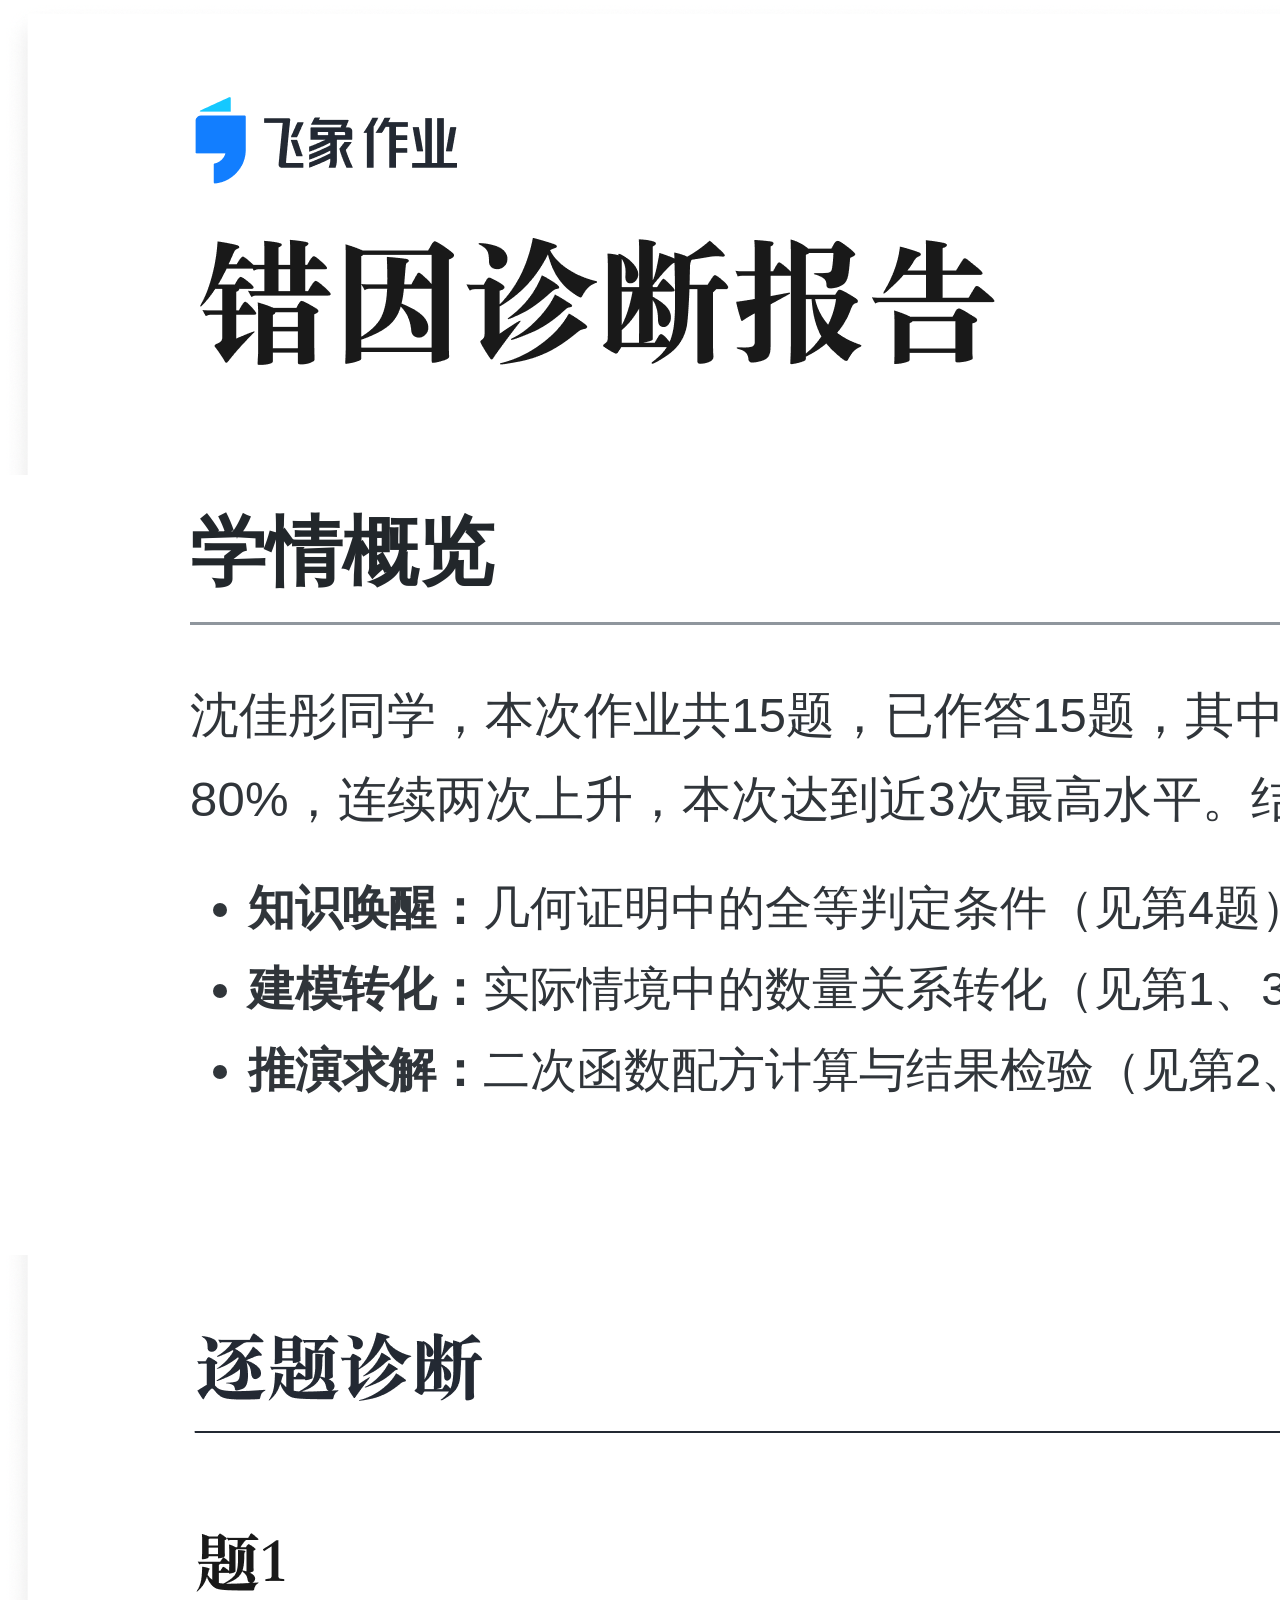
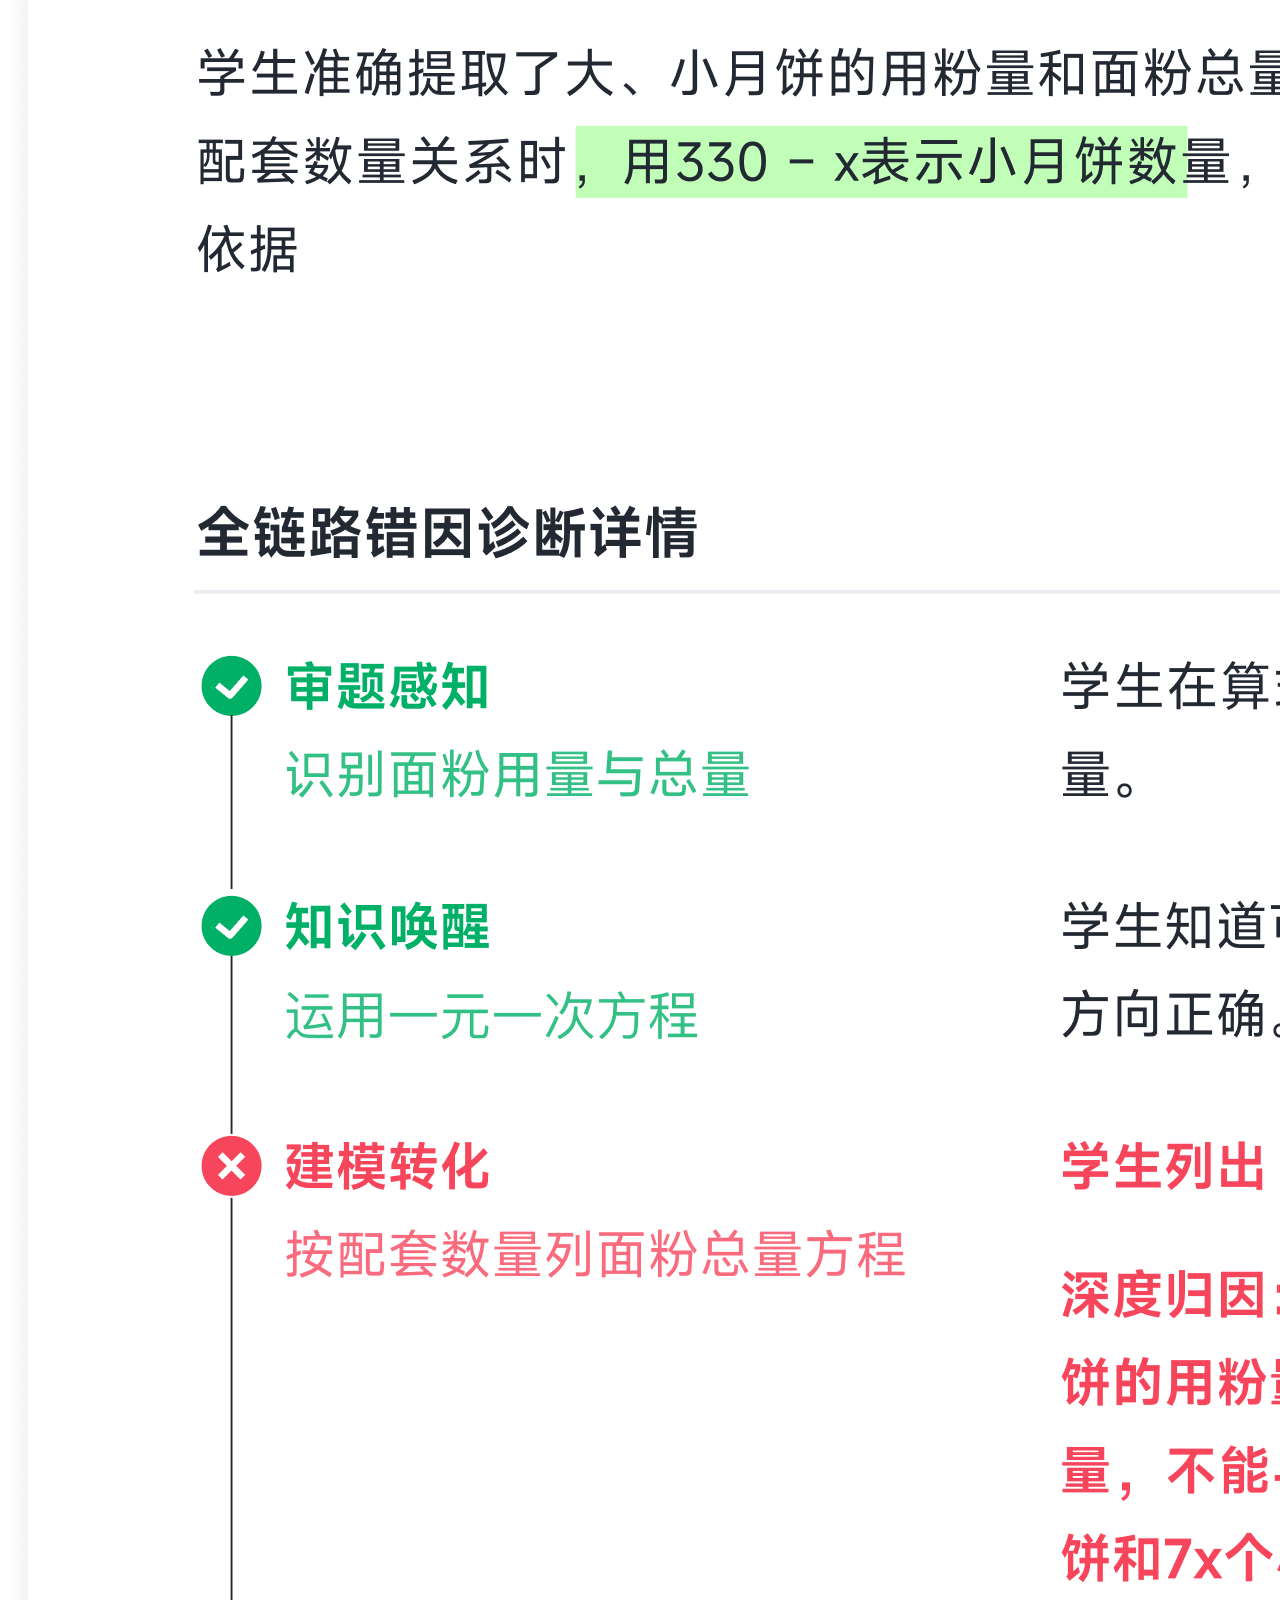
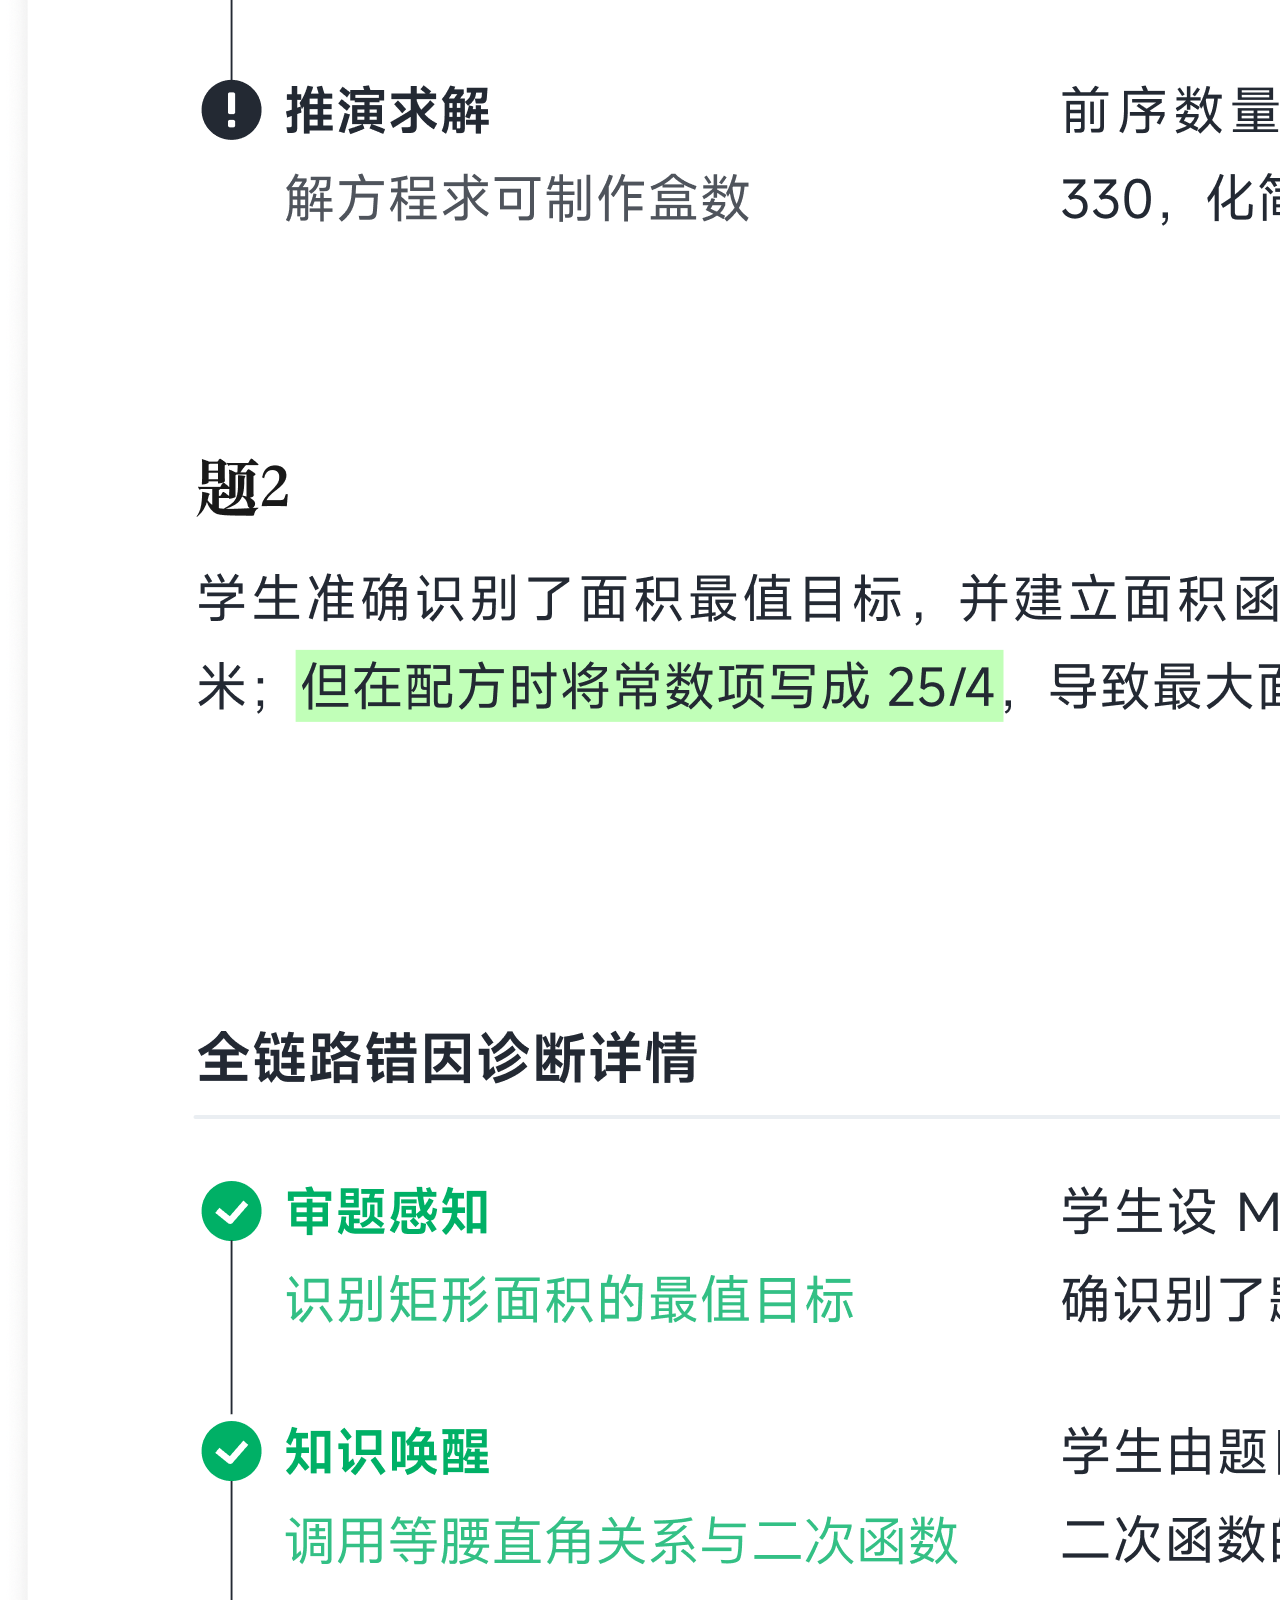
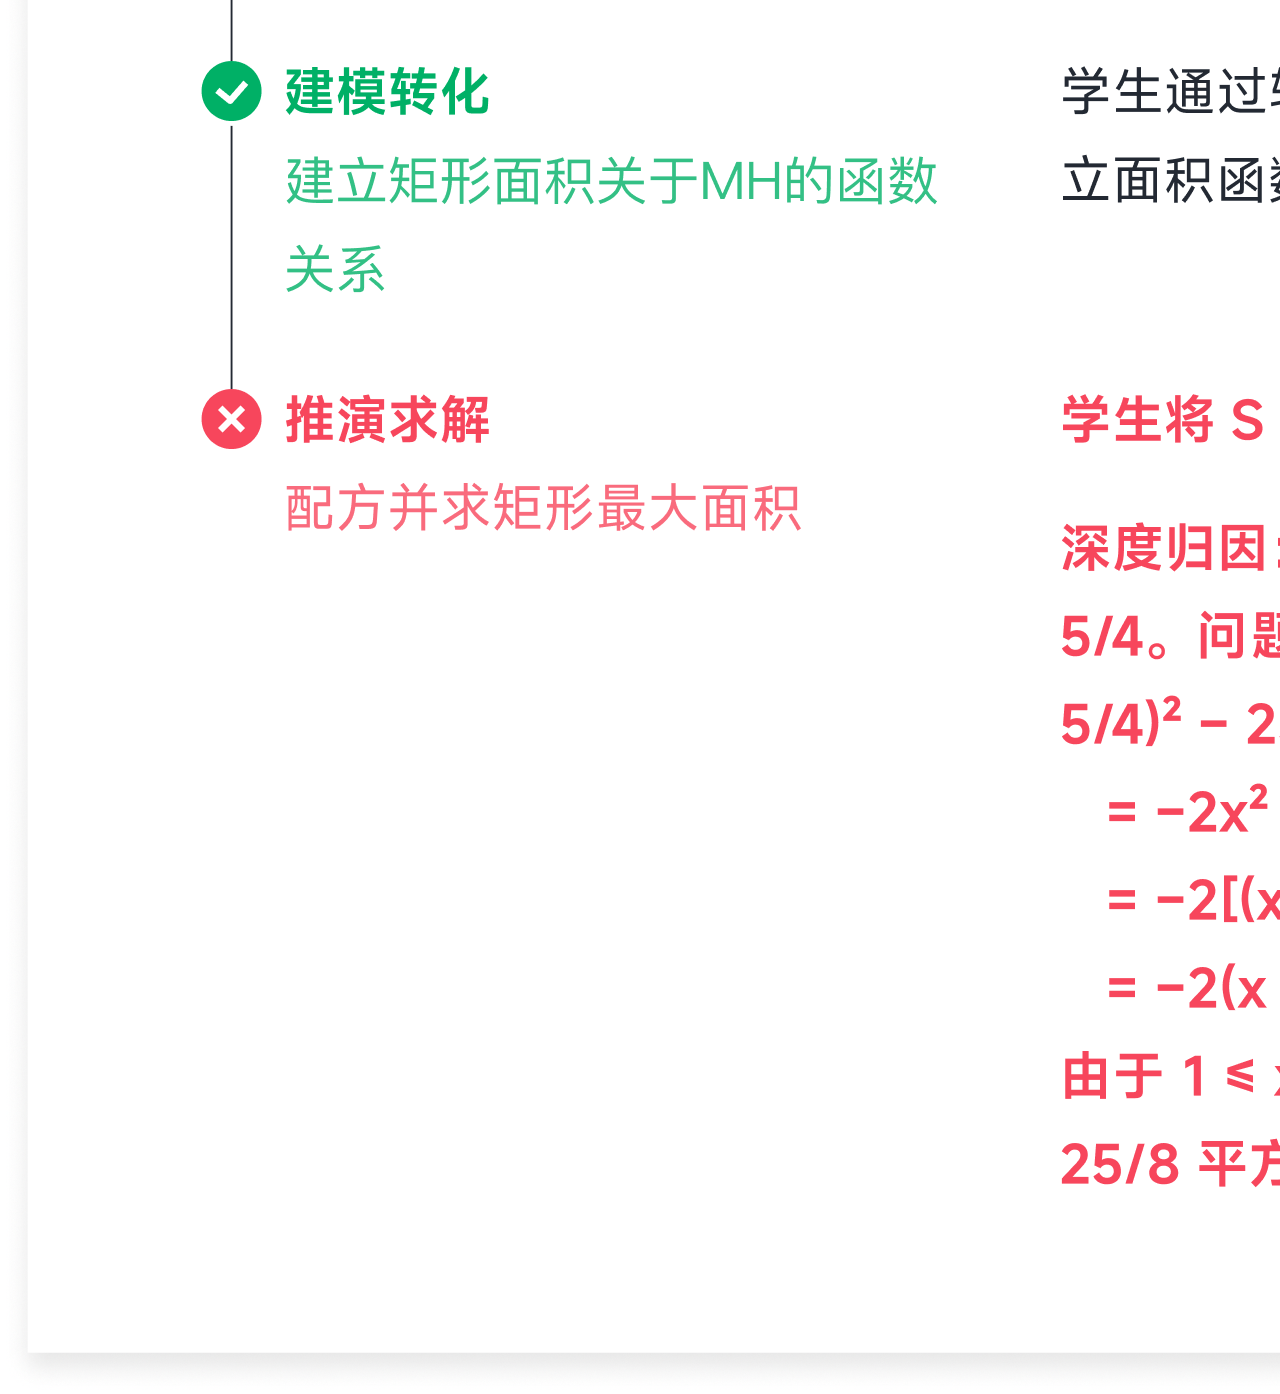
<file: assets/student-report/report.html>
<!doctype html>
<html lang="zh-CN">
<head>
  <meta charset="utf-8">
  <title>沈佳彤单次作业学情与错因诊断报告</title>
  <style>
    *{box-sizing:border-box}
    html,body{width:3231px;margin:0;background:#fff;color:#30353a}
    body{font-family:-apple-system,BlinkMacSystemFont,"PingFang SC","Microsoft YaHei",sans-serif}
    .page{width:3231px;background:#fff}
    .crop{position:relative;width:3231px;overflow:hidden;background:#fff}
    .crop img{position:absolute;left:0;width:3231px;max-width:none}
    .report-header{height:475px}
    .report-header img{top:0}
    .overview{height:780px;padding:30px 190px 0;background:#fff}
    h2{margin:0 0 22px;font-family:"Songti SC","STSong",serif;font-size:76px;line-height:1.25;font-weight:700;color:#22272b}
    .rule{height:3px;margin-bottom:48px;background:#8f969d}
    .summary{margin:0;font-size:49px;line-height:1.72;letter-spacing:.2px}
    .summary strong{font-weight:700}
    ul{margin:28px 0 0;padding-left:58px}
    li{margin:5px 0;font-size:47px;line-height:1.62}
    li strong{font-weight:700}
    .diagnosis{height:4939px}
    .diagnosis img{top:-1680px}
  </style>
</head>
<body>
  <main class="page">
    <div class="crop report-header"><img src="original-report.png" alt="报告抬头"></div>
    <section class="overview">
      <h2>学情概览</h2>
      <div class="rule"></div>
      <p class="summary">沈佳彤同学，本次作业共15题，已作答15题，其中正确12题、错误3题，正确率为80%。近3次同类型作业正确率由72%逐步提升至80%，连续两次上升，本次达到近3次最高水平。结合逐题诊断，当前错因主要涉及知识唤醒、建模转化和推演求解，具体如下：</p>
      <ul>
        <li><strong>知识唤醒：</strong>几何证明中的全等判定条件（见第4题）</li>
        <li><strong>建模转化：</strong>实际情境中的数量关系转化（见第1、3题）</li>
        <li><strong>推演求解：</strong>二次函数配方计算与结果检验（见第2、5题）</li>
      </ul>
    </section>
    <div class="crop diagnosis"><img src="original-report.png" alt="逐题诊断"></div>
  </main>
</body>
</html>
</file>
